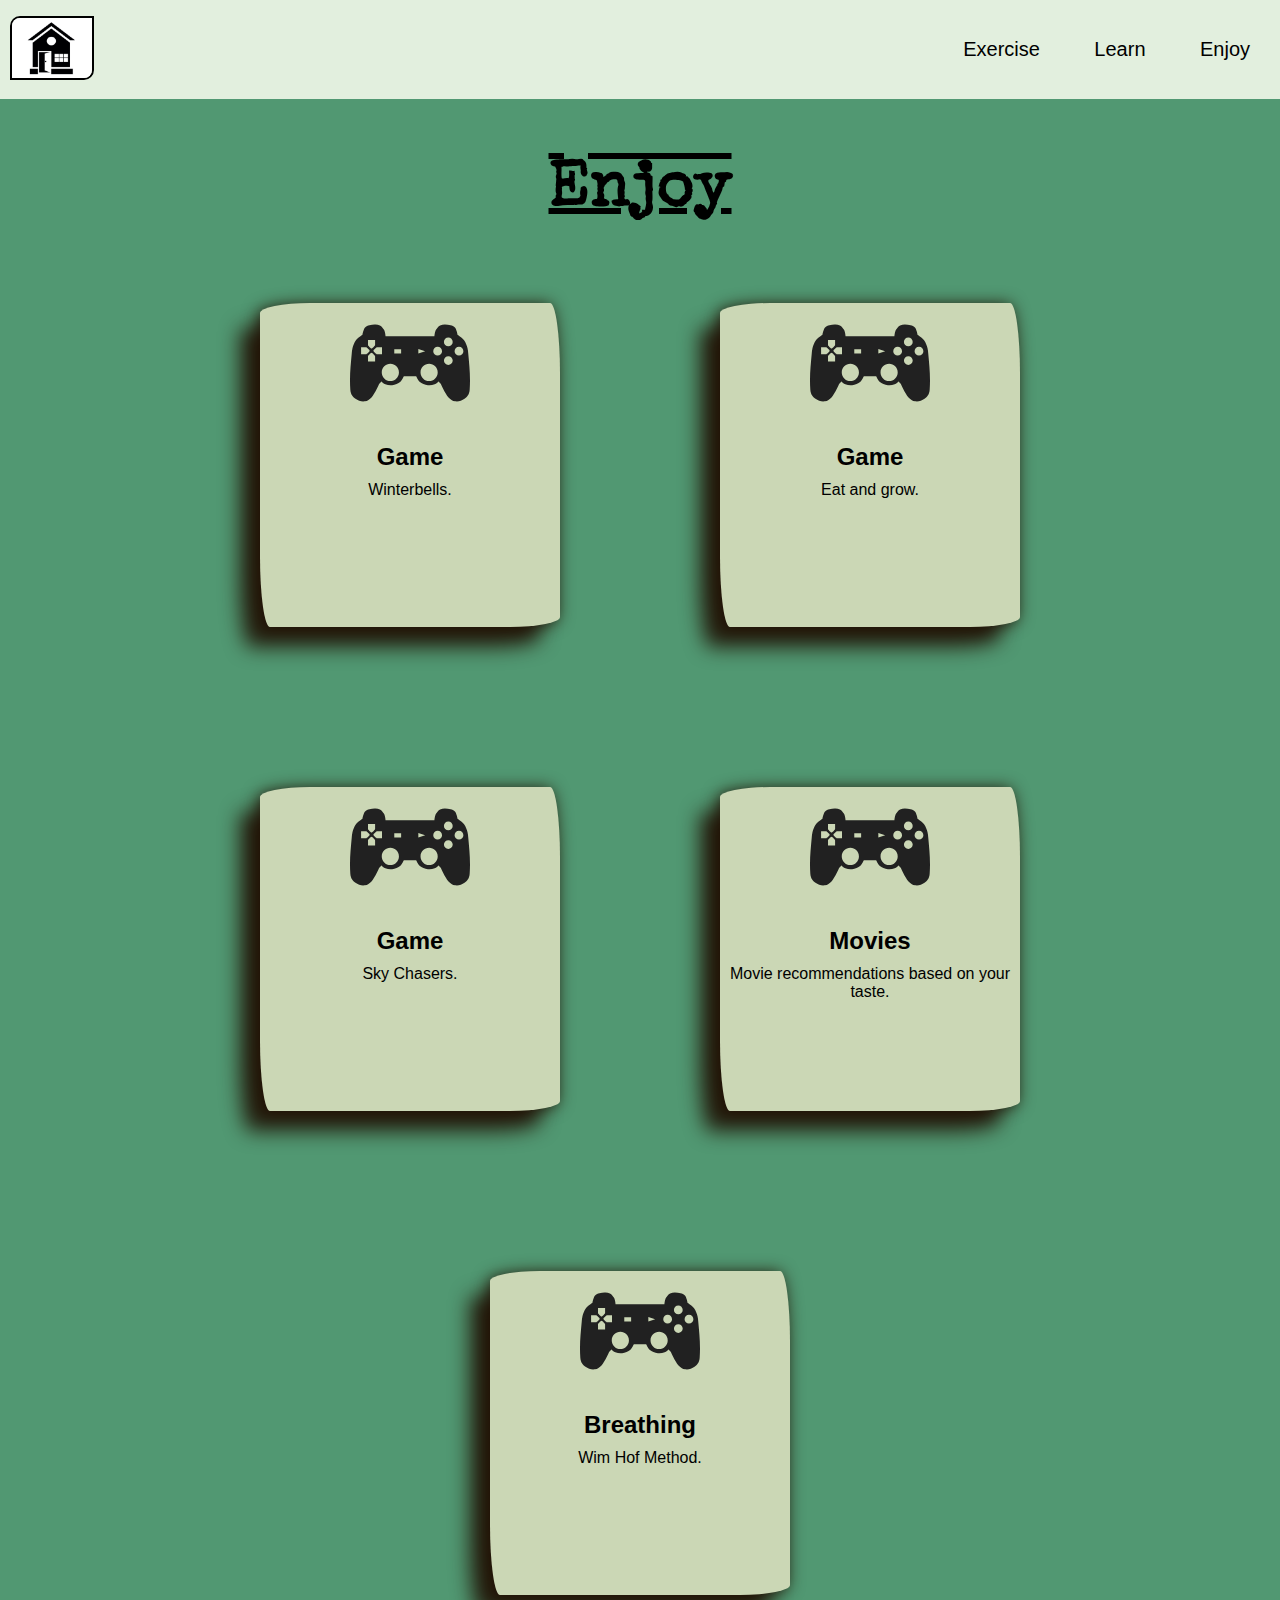
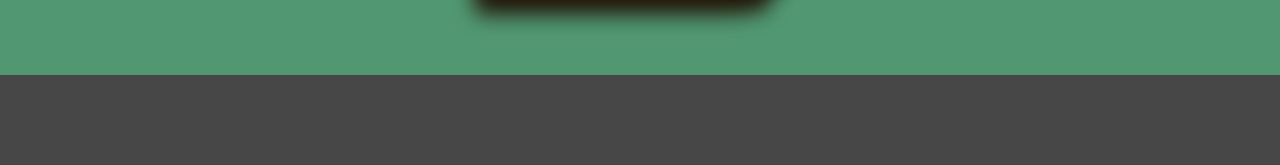
<file: Enjoy.html>
<!DOCTYPE html>
<html lang="en">
<head>
    <meta charset="UTF-8">
    <meta name="viewport" content="width=device-width, initial-scale=1.0">
    <title>Stay inside</title>
    <link rel="stylesheet" href="styleCard.css">
    <link href="https://fonts.googleapis.com/css?family=Special+Elite&display=swap" rel="stylesheet">
</head>


<body> <div class="container">
    
<section id="navigation">
    <div class="main-header" id="my-main-header">
        <div class="logo-container">
            <a href="index.html"><img class="logo" src="resources/logo.jpg" alt="house-logo"></a>
        </div>
         <nav>
            <ul> 
                
                <li> <a class="nav-link" href="Exercise.html"> Exercise </a> </li>
                <li> <a class="nav-link" href="Learn.html"> Learn </a> </li>
                <li> <a class="nav-link" href="Enjoy.html"> Enjoy </a> </li>
            </ul>
         </nav>
         
         <a href="javascript:void(0);" class="icon" onclick="myFunction()">
            <div class="mob-menu" id="my-mob-menu">
                <div class="mob-menu1"></div>
                <div class="mob-menu2"></div>
                <div class="mob-menu3"></div>
            </div>
        </a>
    </div>

   
</section>  


<section id="cards-id">
    <div class="cards-container">
        <h1 class="titles-card-page">Enjoy</h1>
            <div class="main-cont-cards">
                <div class="cards">
                    <div class="card-img">
                        <img class="logo-card-enjoy" src="resources/controller-1294077.svg" alt="logo-game controller"/>
                        <div class="card-text">
                            <h2>Game</h2>
                            <p>Winterbells.</p>
                        </div>
                    </div>
                    <div class="overlay">
                        <div class="overlay-text">
                                <a class="links"   href="https://www.ferryhalim.com/orisinal/g3/bells.htm" target="_blank"><span class="overlay-title">Winterbells Game</span>This rabbit wants to reach the stars. Have some fun with this white hare's adventures and try to beat the highscores. Might be addictive.</a>
                        </div>
                    </div>
                </div>

              
                <div class="cards">
                    <div class="card-img">
                        <img class="logo-card-enjoy" src="resources/controller-1294077.svg" alt="logo-game controller" />
                        <div class="card-text">
                            <h2>Game</h2>
                            <p>Eat and grow.</p>
                        </div>
                    </div>
                    <div class="overlay">
                        <div class="overlay-text">
                                <a class="links"   href="http://slither.io" target="_blank"><span class="overlay-title">Eat and grow Game </span> The famous slither.io. A pleasant way to spend some time, with minimal anxiety (of being eaten). How long can you slither ?</a>
                        </div>
                    </div>
                </div>

          
                <div class="cards">
                    <div class="card-img">
                        <img class="logo-card-enjoy" src="resources/controller-1294077.svg" alt="logo-game controller" />
                        <div class="card-text">
                            <h2>Game</h2>
                            <p>Sky Chasers.</p>
                        </div>
                    </div>
                    <div class="overlay">
                        <div class="overlay-text">
                                <a class="links"   href="https://poki.com/en/g/sky-chasers" target="_blank"><span class="overlay-title">Sky Chasers Game</span>Help this guy maneuvre his spaceship in this oldschool two button game. Starts off easy but gets progressively difficult.</a>
                        </div>
                    </div>
                </div>

           
                <div class="cards">
                    <div class="card-img">
                        <img class="logo-card-enjoy" src="resources/controller-1294077.svg"  alt="logo-game controller"/>
                        <div class="card-text">
                            <h2>Movies</h2>
                            <p>Movie recommendations based on your taste.</p>
                        </div>
                    </div>
                    <div class="overlay">
                        <div class="overlay-text">
                                <a class="links"   href="https://www.taste.io/movies" target="_blank"><span class="overlay-title">Not sure what to watch ?</span>How about some custom recommendations based on you preferences ? We got you covered !</a>
                        </div>
                    </div>
                </div>

        
                <div class="cards">
                    <div class="card-img">
                        <img class="logo-card-enjoy" src="resources/controller-1294077.svg"  alt="logo-game controller"/>
                        <div class="card-text">
                            <h2>Breathing</h2>
                            <p>Wim Hof Method.</p>
                        </div>
                    </div>
                    <div class="overlay">
                        <div class="overlay-text">
                                <a class="links"   href="https://www.youtube.com/watch?v=tybOi4hjZFQ&t=3s" target="_blank"><span class="overlay-title"> Hof Method</span>Wim probably needs no introduction. Take care of your mind and your body at the same time with these breathing exercises. Works best with cold showers !</a>
                        </div>
                    </div>
                </div>
            </div>
               
    </div>
</section>

<section id="footer">
    <div class="footer-mobile footer-normal"></div>
</section>

    
</div>

<script src="mobileNav.js"></script>

</body>



</html>
</file>
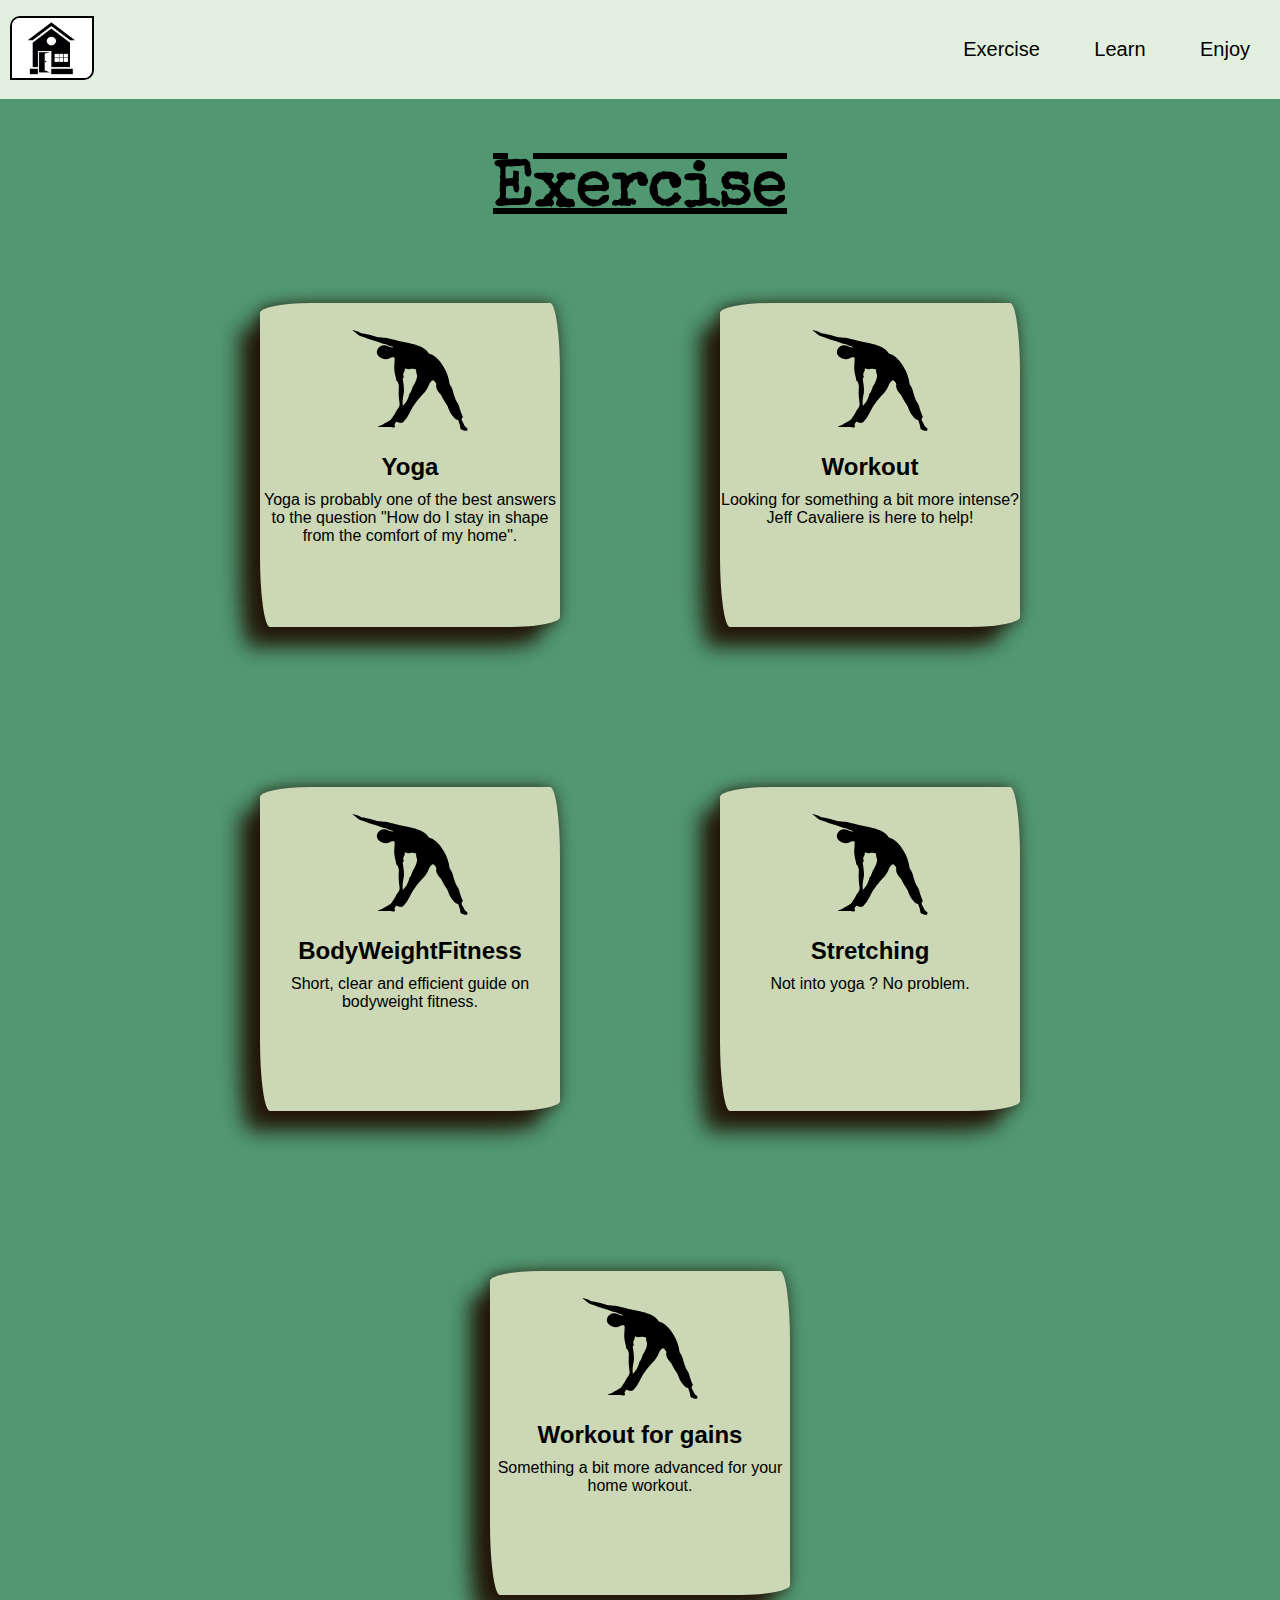
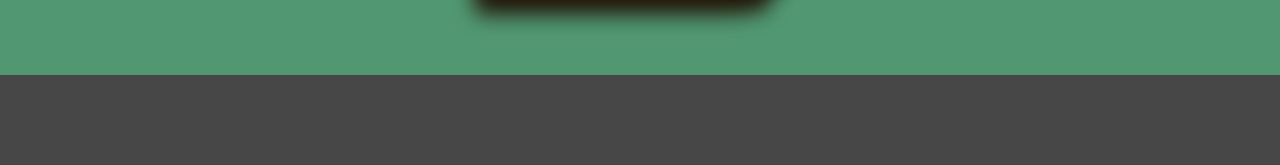
<file: Exercise.html>
<!DOCTYPE html>
<html lang="en">
<head>
    <meta charset="UTF-8">
    <meta name="viewport" content="width=device-width, initial-scale=1.0">
    <title>Stay inside</title>
    <link rel="stylesheet" href="styleCard.css">
    <link href="https://fonts.googleapis.com/css?family=Special+Elite&display=swap" rel="stylesheet">
</head>


<body> <div class="container">
    
    
<section id="navigation">
    <div class="main-header" id="my-main-header">
        <div class="logo-container">
            <a href="index.html"><img class="logo" src="resources/logo.jpg" alt="house-logo"></a>
        </div>
         <nav>
            <ul> 
                
                <li> <a class="nav-link" href="Exercise.html"> Exercise </a> </li>
                <li> <a class="nav-link" href="Learn.html"> Learn </a> </li>
                <li> <a class="nav-link" href="Enjoy.html"> Enjoy </a> </li>
            </ul>
         </nav>
         
         <a href="javascript:void(0);" class="icon" onclick="myFunction()">
            <div class="mob-menu" id="my-mob-menu">
                <div class="mob-menu1"></div>
                <div class="mob-menu2"></div>
                <div class="mob-menu3"></div>
            </div>
        </a>
    </div>

   
</section>  


<section id="cards-id">
    
    <div class="cards-container">
        <h1 class="titles-card-page">Exercise</h1>
         <div class="main-cont-cards">
                <div class="cards">
                    <div class="card-img">
                        <img class="logo-card-exercise" src="resources/boy-2029661.svg" alt="logo-man exercising, stretching" />
                        <div class="card-text">
                            <h2>Yoga</h2>
                            <p>Yoga is probably one of the best answers to the question "How do I stay in shape from the comfort of my home".</p>
                        </div>
                    </div>
                    <div class="overlay">
                        <div class="overlay-text">
                                <a class="links"   href="https://www.youtube.com/watch?v=v7SN-d4qXx0" target="_blank"><span class="overlay-title"> Yoga with Adriene</span>Adriene is a great teacher, and the short 20-30 minutes format is perfect for your daily dose of movement.</a>
                        </div>
                    </div>
                </div>

              
                <div class="cards">
                    <div class="card-img">
                        <img class="logo-card-exercise" src="resources/boy-2029661.svg"  alt="logo-man exercising, stretching"/>
                        <div class="card-text">
                            <h2> Workout </h2>
                            <p> Looking for something a bit more intense? Jeff Cavaliere is here to help!
                                </p>
                        </div>
                    </div>
                    <div class="overlay">
                        <div class="overlay-text">
                                <a class="links"   href="https://www.youtube.com/watch?v=vc1E5CfRfos " target="_blank"><span class="overlay-title"> ATHLEANX Home workout</span>With this routine you will not only maintain your current fitness level but actually improve it. Doesn't require additional equipment.</a>
                        </div>
                    </div>
                </div>

          
                <div class="cards">
                    <div class="card-img">
                        <img class="logo-card-exercise" src="resources/boy-2029661.svg" alt="logo-man exercising, stretching" />
                        <div class="card-text">
                            <h2>BodyWeightFitness</h2>
                            <p> Short, clear and efficient guide on bodyweight fitness.</p>
                        </div>
                    </div>
                    <div class="overlay">
                        <div class="overlay-text">
                                <a class="links"   href="https://www.reddit.com/r/bodyweightfitness/wiki/training_guide " target="_blank"><span class="overlay-title"> reddit BWF recommended routine</span>The r/bodyweightfitness community has really contributed a lot over the years, making this subreddit a valuable resource in fitness education.</a>
                        </div>
                    </div>
                </div>

           
                <div class="cards">
                    <div class="card-img">
                        <img class="logo-card-exercise" src="resources/boy-2029661.svg" alt="logo-man exercising, stretching" />
                        <div class="card-text">
                            <h2>Stretching</h2>
                            <p> Not into yoga ? No problem.</p>
                        </div>
                    </div>
                    <div class="overlay">
                        <div class="overlay-text">
                                <a class="links"   href="https://www.youtube.com/watch?v=yyDISM8ZYkk" target="_blank"><span class="overlay-title"> Joe Delaney stretching home routine</span>Joe Delaney provides a basic stretching routine that everyone can do at home. Packed with useful info and obviously brittish jokes.</a>
                        </div>
                    </div>
                </div>

        
                <div class="cards">
                    <div class="card-img">
                        <img class="logo-card-exercise" src="resources/boy-2029661.svg" alt="logo-man exercising, stretching" />
                        <div class="card-text">
                            <h2> Workout for gains</h2>
                            <p>Something a bit more advanced for your home workout.</p>
                        </div>
                    </div>
                    <div class="overlay">
                        <div class="overlay-text">
                                <a class="links"   href="https://www.youtube.com/watch?v=95846CBGU0M" target="_blank"><span class="overlay-title"> Jeremy Ethier Home workout for gains</span>Jeremy Ethier is one of the most knowledgeable people when it comes to bodyweight exercises. Be advised : this workout is not meant for beginners.</a>
                        </div>
                    </div>
                </div>
            </div>
               
    </div>
</section>

<section id="footer">
    <div class="footer-mobile footer-normal"></div>
</section>

    
</div>

<script src="mobileNav.js"></script>

</body>



</html>
</file>
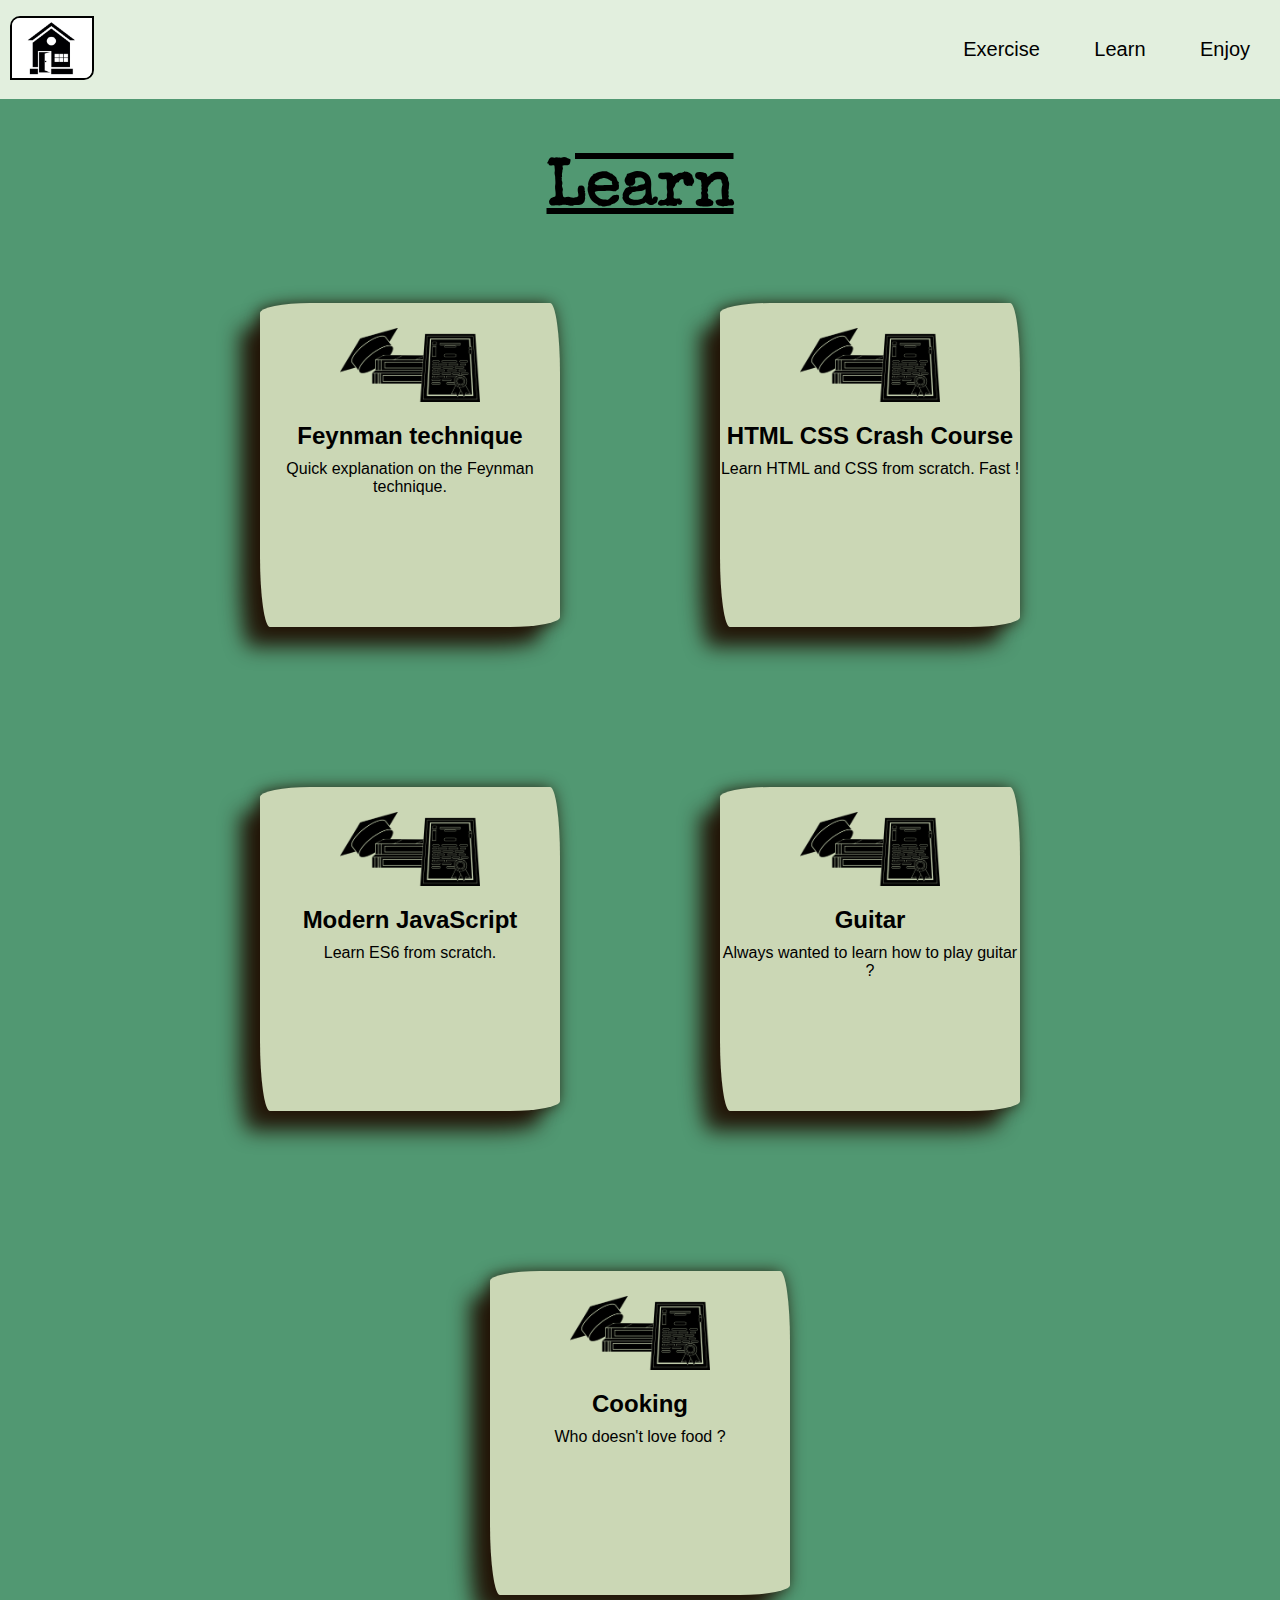
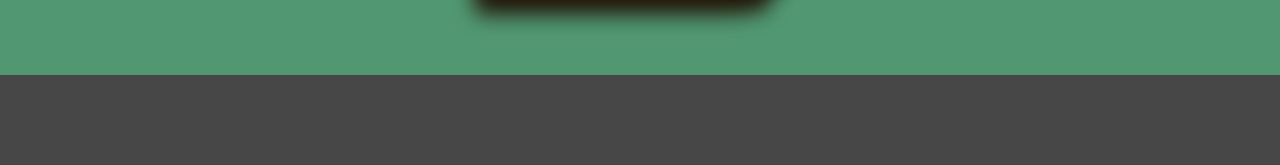
<file: Learn.html>
<!DOCTYPE html>
<html lang="en">
<head>
    <meta charset="UTF-8">
    <meta name="viewport" content="width=device-width, initial-scale=1.0">
    <title>Stay inside</title>
    <link rel="stylesheet" href="styleCard.css">
    <link href="https://fonts.googleapis.com/css?family=Special+Elite&display=swap" rel="stylesheet">
</head>


<body> <div class="container">
    
<section id="navigation">
    <div class="main-header" id="my-main-header">
        <div class="logo-container">
            <a href="index.html"><img class="logo" src="resources/logo.jpg" alt="house-logo"></a>
        </div>
         <nav>
            <ul> 
                
                <li> <a class="nav-link" href="Exercise.html"> Exercise </a> </li>
                <li> <a class="nav-link" href="Learn.html"> Learn </a> </li>
                <li> <a class="nav-link" href="Enjoy.html"> Enjoy </a> </li>
            </ul>
         </nav>
         
         <a href="javascript:void(0);" class="icon" onclick="myFunction()">
            <div class="mob-menu" id="my-mob-menu">
                <div class="mob-menu1"></div>
                <div class="mob-menu2"></div>
                <div class="mob-menu3"></div>
            </div>
        </a>
    </div>

   
</section>  


<section id="cards-id">
    <div class="cards-container">
        <h1 class="titles-card-page">Learn</h1>
         <div class="main-cont-cards">
                <div class="cards">
                    <div class="card-img">
                        <img class="logo-card-learn" src="resources/graduation-hats-4906382_640.png"  alt="logo- hat, books and a diploma(degree)" />
                        <div class="card-text">
                            <h2>Feynman technique</h2>
                            <p>Quick explanation on the Feynman technique.</p>
                        </div>
                    </div>
                    <div class="overlay">
                        <div class="overlay-text">
                                <a class="links"   href="https://www.youtube.com/watch?v=_f-qkGJBPts" target="_blank"><span class="overlay-title"> Feynman technique</span>Thomas Frank gives us a simple and concise explanation to what is probably the most efficient learning technique. Apply this and you will retain all that you learn.</a>
                        </div>
                    </div>
                </div>

              
                <div class="cards">
                    <div class="card-img">
                        <img class="logo-card-learn" src="resources/graduation-hats-4906382_640.png" alt="logo- hat, books and a diploma(degree)" />
                        <div class="card-text">
                            <h2>HTML CSS Crash Course</h2>
                            <p>Learn HTML and CSS from scratch. Fast !</p>
                        </div>
                    </div>
                    <div class="overlay">
                        <div class="overlay-text">
                                <a class="links"   href="https://www.youtube.com/playlist?list=PL4cUxeGkcC9ivBf_eKCPIAYXWzLlPAm6G" target="_blank"><span class="overlay-title"> HTML CSS Crash Course</span>The Net Ninja has been producing video tutorials on coding for a while now, and all his materials are easy to follow and understand. This is the place to start learning about web design.</a>
                        </div>
                    </div>
                </div>

          
                <div class="cards">
                    <div class="card-img">
                        <img class="logo-card-learn" src="resources/graduation-hats-4906382_640.png"  alt="logo- hat, books and a diploma(degree)"/>
                        <div class="card-text">
                            <h2> Modern JavaScript</h2>
                            <p>Learn ES6 from scratch.</p>
                        </div>
                    </div>
                    <div class="overlay">
                        <div class="overlay-text">
                                <a class="links"   href="https://www.youtube.com/playlist?list=PL4cUxeGkcC9haFPT7J25Q9GRB_ZkFrQAc" target="_blank"><span class="overlay-title">  The Net Ninja strikes again !</span>With this tutorial you will be well on your way to understanding modern JavaScript and working on your first web app.</a>
                        </div>
                    </div>
                </div>

           
                <div class="cards">
                    <div class="card-img">
                        <img class="logo-card-learn" src="resources/graduation-hats-4906382_640.png" alt="logo- hat, books and a diploma(degree)" />
                        <div class="card-text">
                            <h2>Guitar</h2>
                            <p>Always wanted to learn how to play guitar ?</p>
                        </div>
                    </div>
                    <div class="overlay">
                        <div class="overlay-text">
                                <a class="links"   href="https://www.youtube.com/watch?v=4EVT2VNMcpA&list=PL-RYb_OMw7GfG6MS0WBO1v2qvtomUkZci" target="_blank"><span class="overlay-title"> Learn To Play Guitar from scratch</span>Always wanted to learn how to play guitar ? This guide is here to take you from 0 to hero and help you explore your musical side. Guitar required.
                                </a>
                        </div>
                    </div>
                </div>

        
                <div class="cards">
                    <div class="card-img">
                        <img class="logo-card-learn" src="resources/graduation-hats-4906382_640.png" alt="logo- hat, books and a diploma(degree)" />
                        <div class="card-text">
                            <h2>Cooking</h2>
                            <p>Who doesn't love food ?</p>
                        </div>
                    </div>
                    <div class="overlay">
                        <div class="overlay-text">
                                <a class="links"   href="https://www.youtube.com/watch?v=keBSCwNpaC4" target="_blank"><span class="overlay-title"> 16 delicious recipes in 10 minutes</span> Now is a good time to learn how to cook and we are here to help. Start off with this guide on easy-to-make non-time-consuming dishes.</a>
                        </div>
                    </div>
                </div>
            </div>
               
    </div>
</section>

<section id="footer">
    <div class="footer-mobile footer-normal"></div>
</section>

    
</div>

<script src="mobileNav.js"></script>

</body>



</html>
</file>
<file: styleCard.css>
/*********** Body *************/

html {

    overflow-x: hidden;
}

* {
    margin: 0;
    border: 0;
}

.container {
    display: flex;
    flex-direction:column;

}

/*********** Nav-bar *************/

.main-header {
    width: 100vw;
    height: 11vh;
    background-color: #E2EFDE;
    display: flex;
    flex-direction: row;
    justify-content: space-between;
    align-items: center;
    overflow: hidden;
    font-family: 'Sen', sans-serif;
}

.main-header .icon {
    display: none;
  }

li{
    display: inline-block;
    font-size: 20px;
    padding: 10px;
    padding-right: 30px;
    padding-left: 20px;
  
}

.logo{
    width: 80px;
    height: 60px;
    margin-left: 10px;
    border: 2px solid black;
    border-bottom-right-radius: 10px;
    border-top-left-radius: 10px;
}

.logo:hover {
    border: 2px solid black;
    box-shadow: -6px 4px 14px 0px rgba(0, 0, 0, 0.9), -1px 1px 5px 0 rgba(0, 0, 0, 0.9);
}


.nav-link {
    color: black;
    position: relative;
    text-decoration: none;
}

.nav-link:hover {
    color: black;
   
}

.nav-link:before {
    content: "";
    position: absolute;
    width: 100%;
    height: 2px;
    bottom: 0;
    left: 0;
    background-color: #000;
    visibility: hidden;
    -webkit-transform: scaleX(0);
    transform: scaleX(0);
    -webkit-transition: all 0.3s ease-in-out 0s;
    transition: all 0.3s ease-in-out 0s;
}

.nav-link:hover:before {
    visibility: visible;
    -webkit-transform: scaleX(1);
    transform: scaleX(1);
  }

/*********** Cards *************/

.cards-container {
    font-family: 'Sen', sans-serif;
    width: 100vw;
    background-color:#519872;
}

.titles-card-page{
    font-size: 4em;
    text-align: center;
    font-family: 'Special Elite', cursive;
    padding-top: 60px;
    text-decoration: underline overline;
}

.main-cont-cards {
    display: flex;
    flex-direction: row;
    flex-wrap: wrap;
    align-items: center;
    justify-content: center;
    width: 100%;
    background-color:#519872;
}

.cards {
    display: inline-block;
    position: relative;
    width: 300px;
    margin: 80px;
}

.card-img {
    background-color: #cbd7b5;
    width: 100%;
    height: 36vh;
    border-radius: 50px 10px /10px 70px;
    box-shadow: -20px 20px 20px 0 rgba(32, 16, 3, 0.9), -2px 1px 16px 0px rgba(34, 16, 3, 0.9);
    display: flex;
    flex-direction: column;
   
    
}

.logo-card-exercise{
    width: 40%;
    align-self: center;
    padding-top: 25px;
}

.logo-card-learn{
    width: 140px;
    align-self: center;
    padding-top: 25px;
}

.logo-card-enjoy{
    width: 40%;
    align-self: center;
}

.card-text{
    align-self: center;
    text-align: center;
    padding-top: 20px;
}

h2{
    padding-bottom: 10px;
}

.overlay {
  position: absolute;
  bottom: 100%;
  left: 0;
  right: 0;
  background-color: #fac773; /* #474747  #fac773 */
  overflow: hidden;
  width: 100%;
  height:0;
  border-radius: 50px 10px /10px 70px;
  transition: .5s ease;
}

.overlay-text{
  width: inherit;
  height: inherit;
}

.overlay-title{
    display: block;
    font-size: larger;
    padding-bottom: 25px;
}

.cards:hover .overlay {
  bottom: 0;
  height: 100%;
}


.links {
  text-decoration: none;
  color: black;
  font-size: 20px;
  text-align: center;
  /* top: 50%;
  left: 50%; */
  display: block;
  padding-top: 20%;
 
}


.links:hover {
    text-decoration: underline;
    /* text-shadow: 5px 5px 5px #fefe22;  #cb410b */
}

/*********** Footer *************/


.footer-normal{
    width: 100vw;
    height: 10vh;
    background-color:#474747;
}
.border-top{
    border: 1px solid;
}



/*********** Mobile Version *************/
@media screen and (min-width: 2000){
  .cards{

margin: 230px;
} 

}
@media screen and (max-width: 600px){

    .nav-link {
        display: none;
    }

   

    .main-header .icon {
        display: block;
        float: inherit;
      }

    .mob-menu1, .mob-menu2, .mob-menu3 {
        width: 35px;
        height: 5px;
        background-color: black;
        margin: 6px;
    }



    /* JS second part */

    .main-header.responsive {
        height: 26vh;
        position: relative;
        padding-top: 18px;
        display: flex;
        flex-direction: column;
        align-items: flex-start;
        justify-content: flex-start;
        
    }

    .main-header.responsive .icon {
        position: absolute;
        right: 0;
        top: 0;
        padding-top: 30px;
    }

   

    .main-header.responsive nav ul li .nav-link, .logo-container{
        float: none;
        display: block;
        text-align: left;
    }


    .main-header.responsive nav{
        margin-left: 36%;

    }


    .main-header.responsive nav ul{
        padding-left: 0px;  
        border-top: 1px solid black;
        
        display: flex;
        flex-direction: column;
        align-items: center;
        justify-content: flex-start;
 
    }

    .main-header.responsive nav ul li{
        display: block;
        
    }


    .mob-menu.change .mob-menu1 {
        -webkit-transform: rotate(-45deg) translate(-9px, 6px);
        transform: rotate(-45deg) translate(-9px, 6px);

    }

    .mob-menu.change .mob-menu2 {
        opacity: 0;
    }

    .mob-menu.change .mob-menu3 {
        -webkit-transform: rotate(45deg) translate(-8px, -8px);
        transform: rotate(45deg) translate(-8px, -8px);
    }






}
</file>
